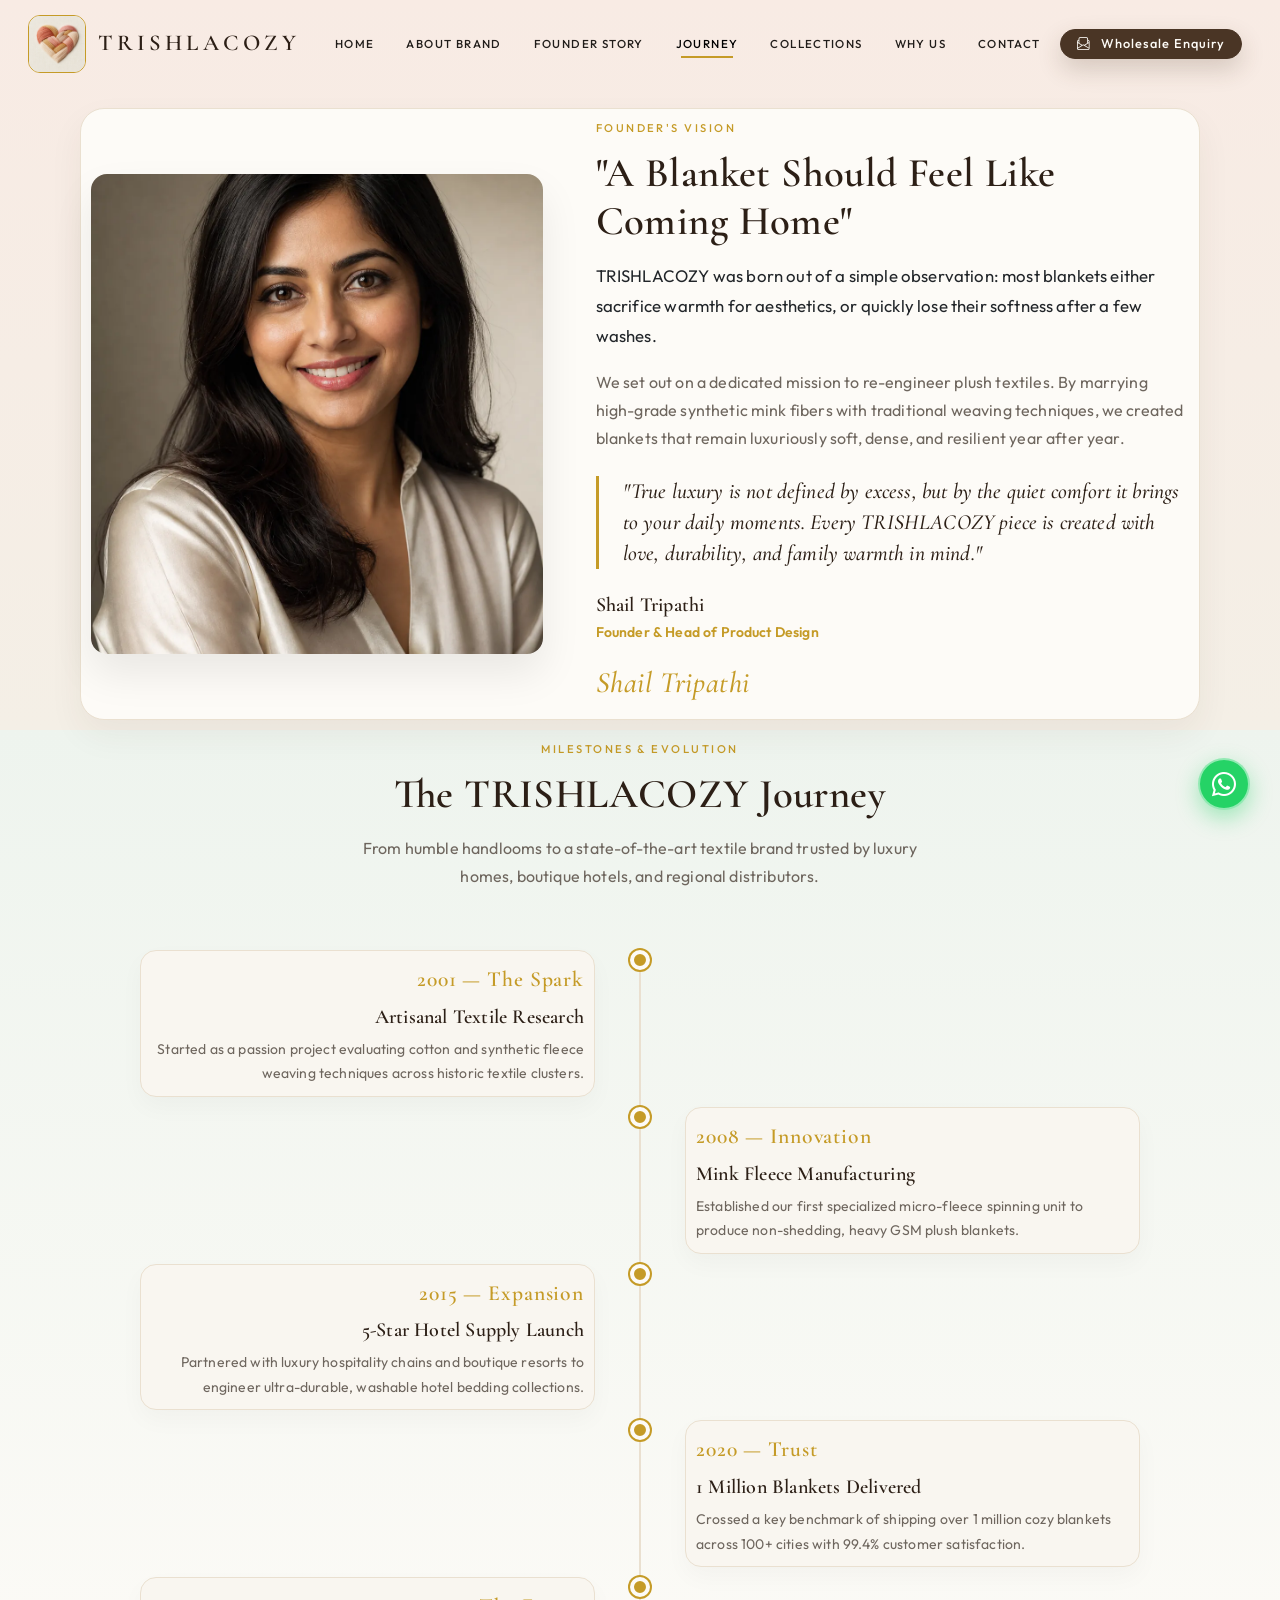
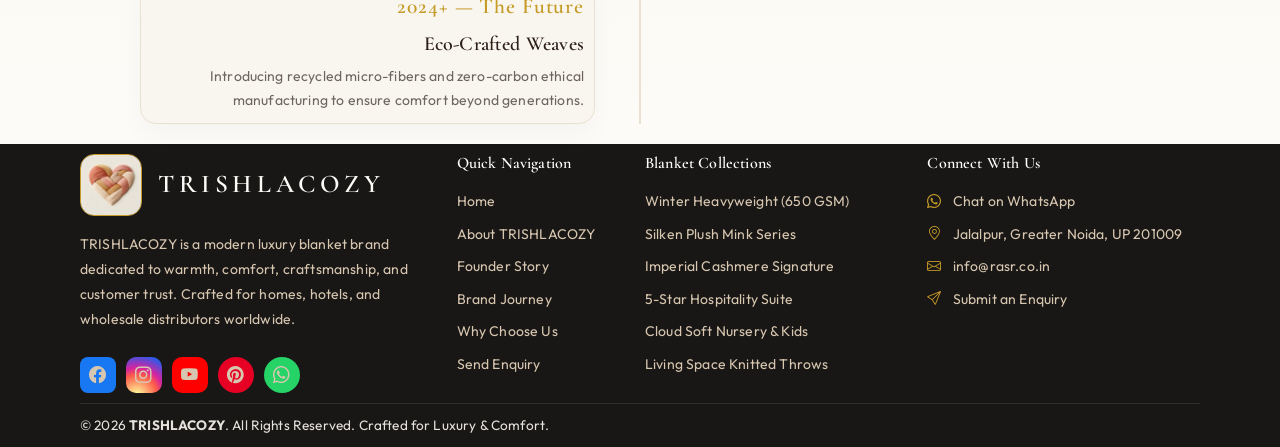
<file: journey.html>
<!DOCTYPE html>
<html lang="en">

<head>
  <meta charset="UTF-8">
  <meta name="viewport" content="width=device-width, initial-scale=1.0">
  <title>The TRISHLACOZY Journey</title>
  <meta name="description"
    content="The founder story and milestones of TRISHLACOZY, from artisanal textile research to luxury blankets for homes and hotels.">
  <link rel="preconnect" href="https://fonts.googleapis.com">
  <link rel="preconnect" href="https://fonts.gstatic.com" crossorigin>
  <link
    href="https://fonts.googleapis.com/css2?family=Cormorant+Garamond:ital,wght@0,400;0,500;0,600;0,700;1,400;1,500;1,600&family=Outfit:wght@300;400;500;600;700&display=swap"
    rel="stylesheet">
  <link href="https://cdn.jsdelivr.net/npm/bootstrap@5.3.3/dist/css/bootstrap.min.css" rel="stylesheet">
  <link href="https://cdn.jsdelivr.net/npm/bootstrap-icons@1.11.3/font/bootstrap-icons.min.css" rel="stylesheet">
  <link rel="stylesheet" href="style.css">
  <link rel="icon" type="image/webp" href="images/logo.webp">
</head>

<body class="journey-page">

  <div class="scroll-progress-container">
    <div class="scroll-progress-bar" id="progressBar"></div>
  </div>

  <div id="preloader">
    <img src="images/logo.webp" alt="TRISHLACOZY Logo" class="preloader-logo-img mb-3">
    <div class="preloader-brand">TRISHLACOZY</div>
    <div class="preloader-sub">Handcrafted Luxury Blankets</div>
    <div class="preloader-bar-bg">
      <div class="preloader-bar-fill"></div>
    </div>
  </div>

  <nav class="navbar navbar-expand-lg navbar-trishla">
    <div class="container">
      <a class="navbar-brand navbar-brand-logo" href="index.html">
        <img src="images/logo.webp" alt="TRISHLACOZY" class="brand-logo-img">
        <span class="logo-text">TRISHLACOZY</span>
      </a>

      <button class="navbar-toggler border-0 shadow-none" type="button" data-bs-toggle="collapse"
        data-bs-target="#navMenu" aria-controls="navMenu" aria-expanded="false" aria-label="Toggle navigation">
        <i class="bi bi-justify display-6 color-warm-brown"></i>
      </button>

      <div class="collapse navbar-collapse" id="navMenu">
        <ul class="navbar-nav mx-auto mb-2 mb-lg-0 gap-lg-2">
          <li class="nav-item">
            <a class="nav-link nav-link-custom" href="index.html#hero">Home</a>
          </li>
          <li class="nav-item">
            <a class="nav-link nav-link-custom" href="index.html#about">About Brand</a>
          </li>
          <li class="nav-item">
            <a class="nav-link nav-link-custom" href="journey.html#founder">Founder Story</a>
          </li>
          <li class="nav-item">
            <a class="nav-link nav-link-custom active" href="journey.html" aria-current="page">Journey</a>
          </li>
          <li class="nav-item">
            <a class="nav-link nav-link-custom" href="index.html#collections">Collections</a>
          </li>
          <li class="nav-item">
            <a class="nav-link nav-link-custom" href="index.html#why-choose">Why Us</a>
          </li>
          <li class="nav-item">
            <a class="nav-link nav-link-custom" href="index.html#contact">Contact</a>
          </li>
        </ul>

        <div class="d-flex align-items-center gap-2">
          <a href="index.html#contact" class="btn btn-luxury-primary py-1 px-3 fs-7">
            <i class="bi bi-envelope-paper"></i> Wholesale Enquiry
          </a>
        </div>
      </div>
    </div>
  </nav>

  <section id="founder" class="founder-section">
    <div class="container">
      <div class="founder-card reveal-up">
        <div class="row align-items-center g-2">

          <div class="col-lg-5">
            <div class="founder-portrait-frame">
              <img src="images/founder-shail.webp"
                alt="Shail Tripathi, Founder of TRISHLACOZY" loading="lazy">
            </div>
          </div>

          <div class="col-lg-7 ps-lg-5">
            <span class="section-tag">FOUNDER'S VISION</span>
            <h2 class="section-title">"A Blanket Should Feel Like Coming Home"</h2>

            <p class="lead text-dark">
              TRISHLACOZY was born out of a simple observation: most blankets either sacrifice warmth for aesthetics, or
              quickly lose their softness after a few washes.
            </p>

            <p>
              We set out on a dedicated mission to re-engineer plush textiles. By marrying high-grade synthetic mink
              fibers with traditional weaving techniques, we created blankets that remain luxuriously soft, dense, and
              resilient year after year.
            </p>

            <div class="quote-box">
              "True luxury is not defined by excess, but by the quiet comfort it brings to your daily moments. Every
              TRISHLACOZY piece is created with love, durability, and family warmth in mind."
            </div>

            <div>
              <h5 class="mb-0 font-serif">Shail Tripathi</h5>
              <small class="text-gold fw-semibold">Founder & Head of Product Design</small>
              <span class="founder-signature">Shail Tripathi</span>
            </div>
          </div>

        </div>
      </div>
    </div>
  </section>

  <section id="journey" class="journey-section">
    <div class="container text-center">
      <span class="section-tag">MILESTONES & EVOLUTION</span>
      <h2 class="section-title">The TRISHLACOZY Journey</h2>
      <p class="mx-auto" style="max-width: 600px;">
        From humble handlooms to a state-of-the-art textile brand trusted by luxury homes, boutique hotels, and regional
        distributors.
      </p>

      <div class="timeline-container">

        <div class="timeline-item reveal-up">
          <div class="timeline-dot"></div>
          <div class="timeline-card">
            <div class="timeline-year">2001 — The Spark</div>
            <h5 class="font-serif mb-2">Artisanal Textile Research</h5>
            <p class="small mb-0">Started as a passion project evaluating cotton and synthetic fleece weaving techniques
              across historic textile clusters.</p>
          </div>
        </div>

        <div class="timeline-item reveal-up">
          <div class="timeline-dot"></div>
          <div class="timeline-card">
            <div class="timeline-year">2008 — Innovation</div>
            <h5 class="font-serif mb-2">Mink Fleece Manufacturing</h5>
            <p class="small mb-0">Established our first specialized micro-fleece spinning unit to produce non-shedding,
              heavy GSM plush blankets.</p>
          </div>
        </div>

        <div class="timeline-item reveal-up">
          <div class="timeline-dot"></div>
          <div class="timeline-card">
            <div class="timeline-year">2015 — Expansion</div>
            <h5 class="font-serif mb-2">5-Star Hotel Supply Launch</h5>
            <p class="small mb-0">Partnered with luxury hospitality chains and boutique resorts to engineer
              ultra-durable, washable hotel bedding collections.</p>
          </div>
        </div>

        <div class="timeline-item reveal-up">
          <div class="timeline-dot"></div>
          <div class="timeline-card">
            <div class="timeline-year">2020 — Trust</div>
            <h5 class="font-serif mb-2">1 Million Blankets Delivered</h5>
            <p class="small mb-0">Crossed a key benchmark of shipping over 1 million cozy blankets across 100+ cities
              with 99.4% customer satisfaction.</p>
          </div>
        </div>

        <div class="timeline-item reveal-up">
          <div class="timeline-dot"></div>
          <div class="timeline-card">
            <div class="timeline-year">2024+ — The Future</div>
            <h5 class="font-serif mb-2">Eco-Crafted Weaves</h5>
            <p class="small mb-0">Introducing recycled micro-fibers and zero-carbon ethical manufacturing to ensure
              comfort beyond generations.</p>
          </div>
        </div>

      </div>
    </div>
  </section>

  <footer class="footer-trishla">
    <div class="container">
      <div class="row g-2">

        <div class="col-lg-4">
          <div class="d-flex align-items-center gap-3 mb-3">
            <img src="images/logo.webp" alt="TRISHLACOZY" class="footer-logo-img">
            <div class="footer-brand mb-0">TRISHLACOZY</div>
          </div>
          <p class="small text-sand mb-4" style="line-height: 1.8;">
            TRISHLACOZY is a modern luxury blanket brand dedicated to warmth, comfort, craftsmanship, and customer
            trust. Crafted for homes, hotels, and wholesale distributors worldwide.
          </p>
          <div class="social-links">
            <a href="https://www.facebook.com/trishlacozy" target="_blank" rel="noopener noreferrer" class="social-icon" aria-label="Facebook"><i class="bi bi-facebook"></i></a>
            <a href="https://www.instagram.com/trishlacozy" target="_blank" rel="noopener noreferrer" class="social-icon" aria-label="Instagram"><i class="bi bi-instagram"></i></a>
            <a href="https://www.youtube.com/@trishlacozy" target="_blank" rel="noopener noreferrer" class="social-icon" aria-label="YouTube"><i class="bi bi-youtube"></i></a>
            <a href="https://www.pinterest.com/trishlacozy" target="_blank" rel="noopener noreferrer" class="social-icon" aria-label="Pinterest"><i class="bi bi-pinterest"></i></a>
            <a href="https://wa.me/919717236445?text=Hello%20TRISHLACOZY,%20I%20am%20interested%20in%20your%20luxury%20blanket%20collections."
              target="_blank" rel="noopener noreferrer" class="social-icon" aria-label="WhatsApp"><i
                class="bi bi-whatsapp"></i></a>
          </div>
        </div>

        <div class="col-6 col-lg-2">
          <h6 class="text-white font-serif mb-3">Quick Navigation</h6>
          <ul class="list-unstyled small d-flex flex-column gap-2 mb-0">
            <li><a href="index.html#hero">Home</a></li>
            <li><a href="index.html#about">About TRISHLACOZY</a></li>
            <li><a href="journey.html#founder">Founder Story</a></li>
            <li><a href="journey.html">Brand Journey</a></li>
            <li><a href="index.html#why-choose">Why Choose Us</a></li>
            <li><a href="index.html#contact">Send Enquiry</a></li>
          </ul>
        </div>

        <div class="col-6 col-lg-3">
          <h6 class="text-white font-serif mb-3">Blanket Collections</h6>
          <ul class="list-unstyled small d-flex flex-column gap-2 mb-0">
            <li><a href="index.html#collections">Winter Heavyweight (650 GSM)</a></li>
            <li><a href="index.html#collections">Silken Plush Mink Series</a></li>
            <li><a href="index.html#collections">Imperial Cashmere Signature</a></li>
            <li><a href="index.html#collections">5-Star Hospitality Suite</a></li>
            <li><a href="index.html#collections">Cloud Soft Nursery & Kids</a></li>
            <li><a href="index.html#collections">Living Space Knitted Throws</a></li>
          </ul>
        </div>

        <div class="col-lg-3">
          <h6 class="text-white font-serif mb-3">Connect With Us</h6>
          <p class="small text-sand mb-2"><i class="bi bi-whatsapp me-2 text-gold"></i> <a
              href="https://wa.me/919717236445?text=Hello%20TRISHLACOZY,%20I%20am%20interested%20in%20your%20luxury%20blankets."
              target="_blank" rel="noopener noreferrer" class="text-sand">Chat on WhatsApp</a></p>
          <p class="small text-sand mb-2"><i class="bi bi-geo-alt me-2 text-gold"></i> Jalalpur, Greater Noida, UP 201009</p>
          <p class="small text-sand mb-2"><i class="bi bi-envelope me-2 text-gold"></i> info@rasr.co.in</p>
          <p class="small text-sand mb-3"><i class="bi bi-send me-2 text-gold"></i> <a href="index.html#contact"
              class="text-sand">Submit an Enquiry</a></p>
        </div>

      </div>

      <div class="footer-bottom d-flex flex-column flex-md-row justify-content-between align-items-center gap-3">
        <div>
          &copy; 2026 <strong>TRISHLACOZY</strong>. All Rights Reserved. Crafted for Luxury & Comfort.
        </div>
      </div>
    </div>
  </footer>

  <a href="https://wa.me/919717236445?text=Hello%20TRISHLACOZY,%20I%20am%20interested%20in%20your%20luxury%20blanket%20collections."
    target="_blank" rel="noopener noreferrer" class="whatsapp-float" aria-label="Chat on WhatsApp">
    <i class="bi bi-whatsapp"></i>
  </a>

  <a href="#" id="backToTopBtn" class="back-to-top" aria-label="Back to Top">
    <i class="bi bi-arrow-up"></i>
  </a>

  <script src="https://cdn.jsdelivr.net/npm/bootstrap@5.3.3/dist/js/bootstrap.bundle.min.js"></script>
  <script src="script.js"></script>
</body>

</html>
</file>
<file: style.css>
/* ==========================================================================
   TRISHLACOZY - LUXURY BLANKET BRAND WEBSITE
   Handcrafted Luxury Design System & Stylesheet
   ========================================================================== */

/* --------------------------------------------------------------------------
   1. DESIGN TOKENS & VARIABLES
   -------------------------------------------------------------------------- */
:root {
  /* Color Palette */
  --color-warm-white: #FDFBF7;
  --color-ivory: #F9F6F0;
  --color-cream: #F4EFE6;
  --color-beige: #EAE0D0;
  --color-sand: #D8C7B0;
  --color-warm-brown: #4A3525;
  --color-deep-brown: #2C1F16;
  --color-charcoal: #191716;
  --color-gold: #C59B27;
  --color-gold-light: #F4E5B8;
  --color-gold-hover: #D4AF37;
  --color-rose: #C45C6A;
  --color-sage: #5F8A66;
  --color-sky: #4F88A8;
  --color-terracotta: #C46A4A;
  --color-lilac: #7E6B9A;
  --color-soft-grey: #E5E2DC;
  --color-text-dark: #211D1A;
  --color-text-muted: #6E665E;
  --color-card-bg: rgba(255, 255, 255, 0.85);

  /* Glassmorphism */
  --glass-bg: rgba(253, 251, 247, 0.82);
  --glass-border: rgba(197, 155, 39, 0.2);
  --glass-shadow: 0 20px 40px rgba(0, 0, 0, 0.04);
  --glass-card-shadow: 0 15px 35px rgba(74, 53, 37, 0.06);

  /* Fonts */
  --font-heading: 'Cormorant Garamond', 'Times New Roman', serif;
  --font-heading-playfair: var(--font-heading);
  --font-heading-cormorant: var(--font-heading);
  --font-body: 'Outfit', system-ui, sans-serif;

  /* Transitions & Animation Duration */
  --transition-smooth: all 0.4s cubic-bezier(0.16, 1, 0.3, 1);
  --transition-fast: all 0.25s ease;
  --radius-sm: 8px;
  --radius-md: 16px;
  --radius-lg: 24px;
  --radius-full: 9999px;
}

/* --------------------------------------------------------------------------
   2. GLOBAL RESETS & TYPOGRAPHY
   -------------------------------------------------------------------------- */
*, *::before, *::after {
  box-sizing: border-box;
  margin: 0;
  padding: 0;
}

html {
  scroll-behavior: smooth;
  font-size: 16px;
}

body {
  font-family: var(--font-body);
  background-color: var(--color-warm-white);
  color: var(--color-text-dark);
  font-size: 16px;
  font-weight: 400;
  line-height: 1.75;
  letter-spacing: 0.01em;
  overflow-x: hidden;
  -webkit-font-smoothing: antialiased;
  -moz-osx-font-smoothing: grayscale;
  text-rendering: optimizeLegibility;
}

.container,
.container-fluid {
  padding-left: 10px;
  padding-right: 10px;
}
.row {
  --bs-gutter-x: 10px;
  --bs-gutter-y: 10px;
}

/* Selection Color */
::selection {
  background-color: var(--color-gold);
  color: var(--color-warm-white);
}

/* Custom Scrollbar */
::-webkit-scrollbar {
  width: 10px;
}
::-webkit-scrollbar-track {
  background: var(--color-ivory);
}
::-webkit-scrollbar-thumb {
  background: var(--color-sand);
  border-radius: 5px;
  border: 2px solid var(--color-ivory);
}
::-webkit-scrollbar-thumb:hover {
  background: var(--color-gold);
}

/* Headings */
h1, h2, h3, h4, h5, h6, .font-serif {
  font-family: var(--font-heading);
  color: var(--color-deep-brown);
  font-weight: 600;
  letter-spacing: 0.01em;
  line-height: 1.2;
  font-feature-settings: "kern" 1, "liga" 1;
}

p {
  color: var(--color-text-muted);
  font-weight: 400;
  line-height: 1.75;
}

.lead {
  font-family: var(--font-body);
  font-size: 1.05rem;
  font-weight: 400;
  line-height: 1.8;
  color: var(--color-text-dark);
  letter-spacing: 0.01em;
}

a {
  text-decoration: none;
  color: inherit;
  transition: var(--transition-fast);
}

img {
  max-width: 100%;
  height: auto;
  display: block;
}

/* Utility Badges & Buttons */
.badge-gold {
  background: linear-gradient(135deg, rgba(197, 155, 39, 0.15), rgba(244, 229, 184, 0.3));
  border: 1px solid var(--color-gold);
  color: var(--color-warm-brown);
  font-family: var(--font-body);
  font-weight: 500;
  font-size: 0.68rem;
  letter-spacing: 0.16em;
  text-transform: uppercase;
  padding: 6px 16px;
  border-radius: var(--radius-full);
  display: inline-flex;
  align-items: center;
  gap: 6px;
}

.btn-luxury-primary {
  background-color: var(--color-warm-brown);
  color: var(--color-warm-white);
  font-family: var(--font-body);
  font-weight: 500;
  font-size: 0.82rem;
  letter-spacing: 0.08em;
  padding: 14px 32px;
  border-radius: var(--radius-full);
  border: 1px solid var(--color-warm-brown);
  position: relative;
  overflow: hidden;
  z-index: 1;
  display: inline-flex;
  align-items: center;
  gap: 10px;
  box-shadow: 0 10px 25px rgba(74, 53, 37, 0.2);
  transition: var(--transition-smooth);
}
.btn-luxury-primary::before {
  content: '';
  position: absolute;
  top: 0;
  left: 0;
  width: 0%;
  height: 100%;
  background-color: var(--color-gold);
  z-index: -1;
  transition: var(--transition-smooth);
  border-radius: var(--radius-full);
}
.btn-luxury-primary:hover {
  color: var(--color-deep-brown);
  border-color: var(--color-gold);
  box-shadow: 0 14px 30px rgba(197, 155, 39, 0.35);
  transform: translateY(-2px);
}
.btn-luxury-primary:hover::before {
  width: 100%;
}

.btn-luxury-outline {
  background: transparent;
  color: var(--color-deep-brown);
  font-family: var(--font-body);
  font-weight: 500;
  font-size: 0.82rem;
  letter-spacing: 0.08em;
  padding: 14px 32px;
  border-radius: var(--radius-full);
  border: 1.5px solid var(--color-gold);
  display: inline-flex;
  align-items: center;
  gap: 10px;
  transition: var(--transition-smooth);
}
.btn-luxury-outline:hover {
  background-color: var(--color-cream);
  color: var(--color-warm-brown);
  border-color: var(--color-warm-brown);
  transform: translateY(-2px);
  box-shadow: 0 10px 20px rgba(0, 0, 0, 0.05);
}

.fs-7 {
  font-size: 0.8rem !important;
}

.section-tag {
  font-family: var(--font-body);
  font-size: 0.7rem;
  letter-spacing: 0.22em;
  text-transform: uppercase;
  color: var(--color-gold);
  font-weight: 500;
  margin-bottom: 10px;
  display: block;
}

.section-title {
  font-family: var(--font-heading);
  font-size: 2.55rem;
  font-weight: 600;
  line-height: 1.18;
  letter-spacing: 0.01em;
  margin-bottom: 16px;
}
@media (max-width: 768px) {
  .section-title {
    font-size: 1.85rem;
  }
}

/* --------------------------------------------------------------------------
   3. PRELOADER & SCROLL PROGRESS BAR
   -------------------------------------------------------------------------- */
#preloader {
  position: fixed;
  inset: 0;
  background-color: var(--color-warm-white);
  z-index: 99999;
  display: flex;
  flex-direction: column;
  align-items: center;
  justify-content: center;
  transition: opacity 0.8s ease, visibility 0.8s ease;
}
#preloader.fade-out {
  opacity: 0;
  visibility: hidden;
}

.preloader-brand {
  font-family: var(--font-heading);
  font-size: 2.1rem;
  letter-spacing: 0.28em;
  text-transform: uppercase;
  color: var(--color-deep-brown);
  margin-bottom: 12px;
  font-weight: 600;
}
.preloader-sub {
  font-family: var(--font-body);
  font-size: 0.72rem;
  letter-spacing: 0.28em;
  text-transform: uppercase;
  color: var(--color-gold);
  margin-bottom: 30px;
  font-weight: 500;
}
.preloader-bar-bg {
  width: 180px;
  height: 2px;
  background-color: var(--color-beige);
  position: relative;
  overflow: hidden;
  border-radius: 2px;
}
.preloader-bar-fill {
  width: 0%;
  height: 100%;
  background-color: var(--color-gold);
  animation: preloaderFill 2s cubic-bezier(0.65, 0, 0.35, 1) forwards;
}

@keyframes preloaderFill {
  0% { width: 0%; }
  100% { width: 100%; }
}

/* Scroll Progress Line */
.scroll-progress-container {
  position: fixed;
  top: 0;
  left: 0;
  width: 100%;
  height: 3px;
  z-index: 10000;
  background: transparent;
}
.scroll-progress-bar {
  height: 100%;
  background: linear-gradient(90deg, var(--color-gold), var(--color-warm-brown));
  width: 0%;
  transition: width 0.1s linear;
}

/* --------------------------------------------------------------------------
   4. NAVIGATION BAR
   -------------------------------------------------------------------------- */
.navbar-trishla {
  position: fixed;
  top: 0;
  left: 0;
  right: 0;
  z-index: 9999;
  padding: 10px 0;
  transition: var(--transition-smooth);
}
.navbar-trishla.scrolled {
  padding: 8px 0;
  background: var(--glass-bg);
  backdrop-filter: blur(16px);
  -webkit-backdrop-filter: blur(16px);
  border-bottom: 1px solid var(--glass-border);
  box-shadow: var(--glass-shadow);
}

.navbar-brand-logo {
  display: flex;
  align-items: center;
  gap: 12px;
}
.navbar-trishla > .container {
  margin-left: 16px;
  margin-right: auto;
  max-width: none;
  width: calc(100% - 32px);
  padding-left: 0;
}
@media (min-width: 992px) {
  .navbar-trishla > .container {
    margin-left: 28px;
    width: calc(100% - 56px);
  }
}
.brand-logo-img {
  width: 58px;
  height: 58px;
  border-radius: 12px;
  object-fit: cover;
  border: 1px solid var(--color-gold);
}
.footer-logo-img {
  width: 62px;
  height: 62px;
  border-radius: 14px;
  object-fit: cover;
  border: 1px solid var(--color-gold);
}

.preloader-logo-img {
  width: 96px;
  height: 96px;
  border-radius: 18px;
  object-fit: cover;
  border: 2px solid var(--color-gold);
}

.country-code-select {
  max-width: 110px;
  flex-shrink: 0;
  border-right: 0 !important;
  border-radius: var(--radius-sm) 0 0 var(--radius-sm) !important;
  font-size: 0.88rem;
  padding: 10px 8px;
}
.country-code-select + .form-control-luxury {
  border-radius: 0 var(--radius-sm) var(--radius-sm) 0 !important;
}
.logo-text {
  font-family: var(--font-heading);
  font-weight: 600;
  font-size: 1.42rem;
  letter-spacing: 0.18em;
  text-transform: uppercase;
  color: var(--color-deep-brown);
}

.nav-link-custom {
  font-family: var(--font-body);
  font-size: 0.72rem;
  font-weight: 500;
  color: var(--color-text-dark);
  letter-spacing: 0.12em;
  text-transform: uppercase;
  padding: 6px 12px !important;
  position: relative;
}
.nav-link-custom::after {
  content: '';
  position: absolute;
  bottom: 2px;
  left: 50%;
  width: 0;
  height: 2px;
  background-color: var(--color-gold);
  transition: var(--transition-smooth);
  transform: translateX(-50%);
}
.nav-link-custom:hover::after,
.nav-link-custom.active::after {
  width: 60%;
}
.nav-link-custom:hover {
  color: var(--color-warm-brown);
}

/* --------------------------------------------------------------------------
   5. HERO SECTION
   -------------------------------------------------------------------------- */
.hero-section {
  min-height: 100vh;
  position: relative;
  display: flex;
  align-items: center;
  padding: 10px;
  padding-top: 80px;
  background-color: var(--color-ivory);
  overflow: hidden;
}

.hero-bg-overlay {
  position: absolute;
  inset: 0;
  background-image: radial-gradient(circle at 80% 20%, rgba(244, 229, 184, 0.35) 0%, transparent 60%),
                    radial-gradient(circle at 10% 80%, rgba(216, 199, 176, 0.3) 0%, transparent 50%);
  pointer-events: none;
}

.hero-img-wrapper {
  position: relative;
  border-radius: var(--radius-lg);
  overflow: hidden;
  box-shadow: 0 30px 60px rgba(44, 31, 22, 0.12);
  border: 1px solid rgba(197, 155, 39, 0.3);
}
.hero-img-wrapper img {
  width: 100%;
  height: 540px;
  object-fit: cover;
  transition: transform 1.2s cubic-bezier(0.16, 1, 0.3, 1);
}
.hero-img-wrapper:hover img {
  transform: scale(1.04);
}

.hero-badge-float {
  position: absolute;
  bottom: -20px;
  left: -20px;
  background: var(--glass-bg);
  backdrop-filter: blur(14px);
  -webkit-backdrop-filter: blur(14px);
  border: 1px solid var(--glass-border);
  padding: 16px 24px;
  border-radius: var(--radius-md);
  box-shadow: var(--glass-card-shadow);
  display: flex;
  align-items: center;
  gap: 14px;
  z-index: 2;
  animation: floatBounce 4s ease-in-out infinite alternate;
}
@keyframes floatBounce {
  0% { transform: translateY(0); }
  100% { transform: translateY(-10px); }
}

.hero-headline {
  font-family: var(--font-heading);
  font-size: 3.5rem;
  font-weight: 600;
  line-height: 1.08;
  letter-spacing: 0.01em;
  margin-top: 15px;
  margin-bottom: 22px;
  color: var(--color-deep-brown);
}
.hero-headline span {
  font-style: italic;
  font-weight: 500;
  font-family: var(--font-heading);
  color: var(--color-gold);
}
.hero-section p.fs-5 {
  font-size: 1.05rem !important;
  line-height: 1.8;
  letter-spacing: 0.01em;
}
@media (max-width: 992px) {
  .hero-headline {
    font-size: 2.8rem;
  }
}
@media (max-width: 576px) {
  .hero-headline {
    font-size: 2.2rem;
  }
  .hero-badge-float {
    left: 10px;
    bottom: 10px;
  }
}

/* --------------------------------------------------------------------------
   6. ABOUT SECTION
   -------------------------------------------------------------------------- */
.about-section {
  padding: 10px;
  background-color: var(--color-warm-white);
  position: relative;
}

.about-img-stack {
  position: relative;
  padding-bottom: 10px;
}
.about-img-main {
  border-radius: var(--radius-lg);
  box-shadow: 0 25px 50px rgba(0,0,0,0.08);
  width: 88%;
  height: 480px;
  object-fit: cover;
}
.about-img-secondary {
  position: absolute;
  bottom: 0;
  right: 0;
  width: 55%;
  height: 280px;
  object-fit: cover;
  border-radius: var(--radius-md);
  border: 6px solid var(--color-warm-white);
  box-shadow: 0 20px 40px rgba(0,0,0,0.1);
}

.stats-card-grid {
  margin-top: 10px;
  background: var(--color-ivory);
  border-radius: var(--radius-lg);
  padding: 10px;
  border: 1px solid var(--color-beige);
}

.stat-item {
  text-align: center;
}
.stat-number {
  font-family: var(--font-heading);
  font-size: 2.75rem;
  font-weight: 600;
  color: var(--color-warm-brown);
  line-height: 1;
  margin-bottom: 6px;
  letter-spacing: 0.02em;
}
.stat-label {
  font-family: var(--font-body);
  font-size: 0.68rem;
  font-weight: 500;
  text-transform: uppercase;
  letter-spacing: 0.14em;
  color: var(--color-text-muted);
}

/* --------------------------------------------------------------------------
   7. FOUNDER STORY SECTION
   -------------------------------------------------------------------------- */
.founder-section {
  padding: 10px;
  background-color: var(--color-cream);
  position: relative;
}
.journey-page .founder-section {
  padding-top: 108px;
}
#founder,
#journey {
  scroll-margin-top: 96px;
}

.founder-card {
  background: var(--color-warm-white);
  border-radius: var(--radius-lg);
  padding: 10px;
  box-shadow: var(--glass-card-shadow);
  border: 1px solid var(--color-beige);
}
@media (max-width: 768px) {
  .founder-card {
    padding: 10px;
  }
}

.founder-portrait-frame {
  position: relative;
  border-radius: var(--radius-md);
  overflow: hidden;
  box-shadow: 0 20px 40px rgba(0,0,0,0.08);
}
.founder-portrait-frame img {
  width: 100%;
  height: 480px;
  object-fit: cover;
}

.quote-box {
  position: relative;
  padding-left: 24px;
  border-left: 3px solid var(--color-gold);
  margin: 24px 0;
  font-style: italic;
  font-family: var(--font-heading);
  font-size: 1.35rem;
  font-weight: 500;
  line-height: 1.45;
  color: var(--color-deep-brown);
}

.founder-signature {
  font-family: var(--font-heading);
  font-style: italic;
  font-weight: 500;
  font-size: 1.85rem;
  color: var(--color-gold);
  margin-top: 12px;
  display: block;
  letter-spacing: 0.02em;
}

/* --------------------------------------------------------------------------
   8. BRAND JOURNEY (TIMELINE)
   -------------------------------------------------------------------------- */
.journey-section {
  padding: 10px;
  background-color: var(--color-warm-white);
}

.timeline-container {
  position: relative;
  max-width: 1000px;
  margin: 60px auto 0;
}
.timeline-container::before {
  content: '';
  position: absolute;
  top: 0;
  bottom: 0;
  left: 50%;
  width: 2px;
  background: var(--color-beige);
  transform: translateX(-50%);
}
@media (max-width: 768px) {
  .timeline-container::before {
    left: 20px;
  }
}

.timeline-item {
  position: relative;
  margin-bottom: 10px;
  width: 50%;
}
.timeline-item:nth-child(odd) {
  left: 0;
  padding-right: 45px;
  text-align: right;
}
.timeline-item:nth-child(even) {
  left: 50%;
  padding-left: 45px;
  text-align: left;
}

@media (max-width: 768px) {
  .timeline-item {
    width: 100% !important;
    left: 0 !important;
    padding-left: 55px !important;
    padding-right: 0 !important;
    text-align: left !important;
  }
}

.timeline-dot {
  position: absolute;
  top: 0;
  width: 20px;
  height: 20px;
  border-radius: 50%;
  background: var(--color-gold);
  border: 4px solid var(--color-warm-white);
  box-shadow: 0 0 0 2px var(--color-gold);
  z-index: 3;
}
.timeline-item:nth-child(odd) .timeline-dot {
  right: -10px;
}
.timeline-item:nth-child(even) .timeline-dot {
  left: -10px;
}
@media (max-width: 768px) {
  .timeline-dot {
    left: 10px !important;
  }
}

.timeline-card {
  background: var(--color-ivory);
  padding: 10px;
  border-radius: var(--radius-md);
  border: 1px solid var(--color-beige);
  box-shadow: 0 10px 25px rgba(0,0,0,0.03);
  transition: var(--transition-smooth);
}
.timeline-card:hover {
  transform: translateY(-5px);
  border-color: var(--color-gold);
  box-shadow: 0 15px 35px rgba(197, 155, 39, 0.15);
}

.timeline-year {
  font-family: var(--font-heading);
  font-size: 1.35rem;
  font-weight: 600;
  color: var(--color-gold);
  margin-bottom: 6px;
  letter-spacing: 0.04em;
}

/* --------------------------------------------------------------------------
   9. BLANKET COLLECTIONS
   -------------------------------------------------------------------------- */
.collections-section {
  padding: 10px;
  background-color: var(--color-ivory);
}

.filter-nav {
  display: flex;
  justify-content: center;
  gap: 10px;
  flex-wrap: wrap;
  margin-bottom: 10px;
}
.filter-btn {
  background: #fff;
  border: 1px solid var(--color-beige);
  color: var(--color-text-dark);
  font-family: var(--font-body);
  padding: 8px 18px;
  border-radius: var(--radius-full);
  font-size: 0.75rem;
  font-weight: 500;
  letter-spacing: 0.06em;
  transition: var(--transition-smooth);
  cursor: pointer;
}
.filter-btn:nth-child(2) { border-color: #E8C4B4; color: var(--color-terracotta); }
.filter-btn:nth-child(3) { border-color: #E8D48A; color: #9A7A12; }
.filter-btn:nth-child(4) { border-color: #D4C4E4; color: var(--color-lilac); }
.filter-btn:nth-child(5) { border-color: #B7D4E4; color: var(--color-sky); }
.filter-btn:nth-child(6) { border-color: #E8B8C0; color: var(--color-rose); }
.filter-btn:nth-child(7) { border-color: #C4DCC8; color: var(--color-sage); }
.filter-btn:hover,
.filter-btn.active {
  background: var(--color-warm-brown);
  color: var(--color-warm-white);
  border-color: var(--color-warm-brown);
}

.collection-card {
  background: var(--color-warm-white);
  border-radius: var(--radius-md);
  overflow: hidden;
  border: 1px solid var(--color-beige);
  box-shadow: 0 10px 30px rgba(0,0,0,0.04);
  transition: var(--transition-smooth);
  height: 100%;
  display: flex;
  flex-direction: column;
}
.collection-card:hover {
  transform: translateY(-4px);
  box-shadow: 0 12px 28px rgba(74, 53, 37, 0.12);
  border-color: var(--color-gold);
}

.collection-img-box {
  position: relative;
  height: 168px;
  overflow: hidden;
}
.collection-img-box img {
  width: 100%;
  height: 100%;
  object-fit: cover;
  transition: transform 0.8s cubic-bezier(0.16, 1, 0.3, 1);
}
.collection-card:hover .collection-img-box img {
  transform: scale(1.08);
}

.collection-overlay {
  position: absolute;
  inset: 0;
  background: linear-gradient(to top, rgba(25, 23, 22, 0.85), transparent 70%);
  opacity: 0;
  transition: opacity 0.4s ease;
  display: flex;
  align-items: flex-end;
  padding: 8px;
}
.collection-card .badge-gold {
  font-size: 0.62rem;
  padding: 3px 8px;
  margin-bottom: 4px !important;
}
.collection-overlay .btn {
  font-size: 0.72rem;
  padding: 6px 8px !important;
}
.collection-card:hover .collection-overlay {
  opacity: 1;
}

.collection-body {
  padding: 8px;
  flex-grow: 1;
  display: flex;
  flex-direction: column;
  justify-content: space-between;
}

.collection-title {
  font-family: var(--font-heading);
  font-size: 1.02rem;
  font-weight: 600;
  letter-spacing: 0.02em;
  margin-bottom: 4px;
}
.collection-desc {
  font-size: 0.75rem;
  line-height: 1.4;
  margin-bottom: 8px;
}

.spec-list {
  list-style: none;
  font-size: 0.68rem;
  letter-spacing: 0.02em;
  color: var(--color-text-muted);
  margin-bottom: 0;
}
.spec-list li {
  display: flex;
  align-items: center;
  gap: 8px;
  margin-bottom: 4px;
}
.spec-list i {
  color: var(--color-gold);
}

/* --------------------------------------------------------------------------
   10. WHY CHOOSE TRISHLACOZY
   -------------------------------------------------------------------------- */
.why-section {
  padding: 10px;
  background-color: var(--color-warm-white);
}

.feature-card {
  background: var(--color-ivory);
  padding: 10px;
  border-radius: var(--radius-md);
  border: 1px solid var(--color-beige);
  transition: var(--transition-smooth);
  height: 100%;
  position: relative;
  overflow: hidden;
}
.feature-card::before {
  content: '';
  position: absolute;
  top: 0;
  left: 0;
  width: 4px;
  height: 0%;
  background: var(--color-gold);
  transition: var(--transition-smooth);
}
.feature-card:hover {
  transform: translateY(-5px);
  background: var(--color-warm-white);
  border-color: var(--color-gold);
  box-shadow: 0 15px 35px rgba(0,0,0,0.06);
}
.feature-card:hover::before {
  height: 100%;
}

.feature-icon-box {
  width: 60px;
  height: 60px;
  border-radius: 50%;
  background: linear-gradient(135deg, rgba(197, 155, 39, 0.12), rgba(244, 229, 184, 0.25));
  border: 1px solid var(--color-gold);
  display: flex;
  align-items: center;
  justify-content: center;
  font-size: 1.5rem;
  color: var(--color-warm-brown);
  margin-bottom: 20px;
}

/* --------------------------------------------------------------------------
   11. CUSTOMER EXPERIENCE & TRUST
   -------------------------------------------------------------------------- */
.testimonial-section {
  padding: 10px;
  background-color: var(--color-cream);
}

.testimonial-card {
  background: var(--color-warm-white);
  padding: 10px;
  border-radius: var(--radius-lg);
  border: 1px solid var(--color-beige);
  box-shadow: 0 15px 35px rgba(0,0,0,0.04);
  height: 100%;
  display: flex;
  flex-direction: column;
  justify-content: space-between;
}

.rating-stars {
  color: var(--color-gold);
  font-size: 0.9rem;
  margin-bottom: 15px;
}

.user-info {
  display: flex;
  align-items: center;
  gap: 15px;
  margin-top: 25px;
}
.user-avatar {
  width: 48px;
  height: 48px;
  border-radius: 50%;
  object-fit: cover;
  border: 2px solid var(--color-gold);
}
.user-name {
  font-family: var(--font-heading);
  font-weight: 600;
  font-size: 1rem;
  letter-spacing: 0.02em;
  color: var(--color-deep-brown);
}
.user-role {
  font-family: var(--font-body);
  font-size: 0.72rem;
  letter-spacing: 0.04em;
  color: var(--color-text-muted);
}

.trust-badges-bar {
  margin-top: 60px;
  padding: 30px;
  background: var(--color-warm-white);
  border-radius: var(--radius-md);
  border: 1px dashed var(--color-gold);
  display: flex;
  justify-content: space-around;
  align-items: center;
  flex-wrap: wrap;
  gap: 20px;
}
.trust-badge-item {
  display: flex;
  align-items: center;
  gap: 10px;
  font-size: 0.85rem;
  font-weight: 600;
  color: var(--color-warm-brown);
}
.trust-badge-item i {
  font-size: 1.4rem;
  color: var(--color-gold);
}

/* --------------------------------------------------------------------------
   12. CONTACT & GOOGLE SHEETS INTEGRATION
   -------------------------------------------------------------------------- */
.contact-section {
  padding: 8px;
  background-color: var(--color-warm-white);
  position: relative;
}

.contact-section .section-title {
  font-size: 1.7rem;
  margin-bottom: 6px;
}

.contact-card {
  background: var(--color-ivory);
  border-radius: var(--radius-lg);
  padding: 8px;
  border: 1px solid var(--color-beige);
  box-shadow: var(--glass-card-shadow);
}
@media (max-width: 768px) {
  .contact-card {
    padding: 8px;
  }
}

.form-control-luxury {
  background-color: var(--color-warm-white);
  border: 1px solid var(--color-beige);
  border-radius: var(--radius-sm);
  padding: 8px 12px;
  font-family: var(--font-body);
  font-size: 0.82rem;
  letter-spacing: 0.01em;
  color: var(--color-text-dark);
  transition: var(--transition-smooth);
}
.form-control-luxury:focus {
  background-color: #FFFFFF;
  border-color: var(--color-gold);
  box-shadow: 0 0 0 4px rgba(197, 155, 39, 0.15);
  outline: none;
}

.form-label {
  font-family: var(--font-body);
  font-size: 0.72rem;
  font-weight: 500;
  letter-spacing: 0.08em;
  text-transform: uppercase;
  color: var(--color-warm-brown);
}

.contact-info-box {
  display: flex;
  align-items: flex-start;
  gap: 10px;
  margin-bottom: 8px;
}
.contact-icon-wrap {
  width: 32px;
  height: 32px;
  border-radius: 50%;
  background: var(--color-cream);
  border: 1px solid var(--color-sand);
  display: flex;
  align-items: center;
  justify-content: center;
  color: var(--color-warm-brown);
  font-size: 0.9rem;
  flex-shrink: 0;
}

/* Response Toast Modal */
.modal-content-luxury {
  background-color: var(--color-warm-white);
  border-radius: var(--radius-lg);
  border: 1px solid var(--color-gold);
  padding: 30px;
  text-align: center;
}
#collectionModal {
  z-index: 10050;
}
#responseModal {
  z-index: 10070;
}
.modal-backdrop {
  z-index: 10040;
}
.collection-modal-dialog {
  max-width: 620px;
  width: calc(100% - 2rem);
  margin: 5.75rem auto 1rem;
  min-height: 0;
  display: flex;
  align-items: flex-start;
}
.collection-modal {
  position: relative;
  padding: 44px 16px 14px;
  text-align: start;
  max-height: calc(100vh - 6rem);
  overflow: auto;
}
.collection-modal-close {
  position: absolute;
  top: 8px;
  right: 8px;
  z-index: 2;
  width: 36px;
  height: 36px;
  border: 0;
  border-radius: 50%;
  background: var(--color-warm-brown);
  color: var(--color-warm-white);
  display: flex;
  align-items: center;
  justify-content: center;
  font-size: 1rem;
  line-height: 1;
  cursor: pointer;
  box-shadow: 0 2px 8px rgba(44, 31, 22, 0.28);
}
.collection-modal-close:hover {
  background: var(--color-deep-brown);
  color: #fff;
}
.collection-modal-body {
  padding: 0 !important;
}
.collection-modal #modalProductImg {
  width: 100%;
  height: 168px;
  object-fit: cover;
}
.collection-modal #modalProductTitle {
  font-size: 1.55rem;
  line-height: 1.15;
}
.collection-modal .list-group-item {
  gap: 12px;
}
@media (max-width: 576px) {
  .collection-modal {
    padding: 46px 14px 14px;
  }
  .collection-modal #modalProductImg {
    height: 140px;
  }
}

/* --------------------------------------------------------------------------
   13. FOOTER
   -------------------------------------------------------------------------- */
.footer-trishla {
  background-color: var(--color-charcoal);
  color: var(--color-soft-grey);
  padding-top: 10px;
  padding-bottom: 10px;
}
.footer-trishla a {
  color: var(--color-sand);
}
.footer-trishla a:hover {
  color: var(--color-gold-light);
}

.footer-brand {
  font-family: var(--font-heading);
  font-size: 1.6rem;
  font-weight: 600;
  letter-spacing: 0.18em;
  text-transform: uppercase;
  color: var(--color-warm-white);
  margin-bottom: 15px;
}

.social-links {
  display: flex;
  flex-wrap: wrap;
  gap: 10px;
}
.social-icon {
  width: 36px;
  height: 36px;
  border: 0;
  display: flex;
  align-items: center;
  justify-content: center;
  color: #fff;
  font-size: 1.05rem;
  text-decoration: none;
  transition: transform 0.25s ease, filter 0.25s ease;
}
.social-icon:hover {
  color: #fff;
  transform: translateY(-3px) scale(1.08);
  filter: brightness(1.08);
}
.social-icon[aria-label="Facebook"] {
  background: #1877F2;
  border-radius: 8px;
}
.social-icon[aria-label="Instagram"] {
  background: radial-gradient(circle at 30% 107%, #fdf497 0%, #fdf497 5%, #fd5949 45%, #d6249f 60%, #285AEB 90%);
  border-radius: 10px;
}
.social-icon[aria-label="YouTube"] {
  background: #FF0000;
  border-radius: 10px;
}
.social-icon[aria-label="Pinterest"] {
  background: #E60023;
  border-radius: 50%;
}
.social-icon[aria-label="WhatsApp"] {
  background: #25D366;
  border-radius: 50%;
}

.footer-bottom {
  border-top: 1px solid rgba(255, 255, 255, 0.1);
  margin-top: 10px;
  padding-top: 10px;
  font-size: 0.85rem;
}

/* Back to Top Button */
.back-to-top {
  position: fixed;
  bottom: 30px;
  right: 30px;
  width: 46px;
  height: 46px;
  border-radius: 50%;
  background: var(--color-warm-brown);
  color: var(--color-gold-light);
  border: 1px solid var(--color-gold);
  display: flex;
  align-items: center;
  justify-content: center;
  font-size: 1.2rem;
  z-index: 999;
  opacity: 0;
  visibility: hidden;
  transition: var(--transition-smooth);
  box-shadow: 0 10px 25px rgba(0,0,0,0.2);
}
.back-to-top.visible {
  opacity: 1;
  visibility: visible;
}
.back-to-top:hover {
  background: var(--color-gold);
  color: var(--color-deep-brown);
  transform: translateY(-4px);
}

.whatsapp-float {
  position: fixed;
  bottom: 90px;
  right: 30px;
  width: 52px;
  height: 52px;
  background-color: #25D366;
  color: #FFFFFF;
  border-radius: 50%;
  display: flex;
  align-items: center;
  justify-content: center;
  z-index: 9999;
  box-shadow: 0 8px 22px rgba(37, 211, 102, 0.4);
  font-size: 1.5rem;
  transition: var(--transition-smooth);
  border: 2px solid rgba(255, 255, 255, 0.5);
}
.whatsapp-float:hover {
  background-color: #1EBE57;
  color: #FFFFFF;
  transform: translateY(-4px) scale(1.08);
  box-shadow: 0 14px 30px rgba(37, 211, 102, 0.55);
}

/* --------------------------------------------------------------------------
   14. ANIMATIONS & INTERSECTION OBSERVER
   -------------------------------------------------------------------------- */
.reveal-up {
  opacity: 0;
  transform: translateY(40px);
  transition: opacity 0.8s cubic-bezier(0.16, 1, 0.3, 1), transform 0.8s cubic-bezier(0.16, 1, 0.3, 1);
}
.reveal-up.active {
  opacity: 1;
  transform: translateY(0);
}

.reveal-left {
  opacity: 0;
  transform: translateX(-40px);
  transition: opacity 0.8s cubic-bezier(0.16, 1, 0.3, 1), transform 0.8s cubic-bezier(0.16, 1, 0.3, 1);
}
.reveal-left.active {
  opacity: 1;
  transform: translateX(0);
}

.reveal-right {
  opacity: 0;
  transform: translateX(40px);
  transition: opacity 0.8s cubic-bezier(0.16, 1, 0.3, 1), transform 0.8s cubic-bezier(0.16, 1, 0.3, 1);
}
.reveal-right.active {
  opacity: 1;
  transform: translateX(0);
}

.text-gold { color: var(--color-gold) !important; }
.bg-ivory { background-color: var(--color-ivory) !important; }
.text-sand { color: var(--color-sand) !important; }
.italic { font-style: italic; }
.color-warm-brown { color: var(--color-warm-brown); }

.hero-carousel .carousel-item img {
  width: 100%;
  height: 540px;
  object-fit: cover;
  border-radius: var(--radius-lg);
}
.hero-carousel .carousel-indicators {
  margin-bottom: 12px;
}
.hero-carousel .carousel-indicators [data-bs-target] {
  background-color: var(--color-gold);
}

.collection-marquee {
  overflow: hidden;
  width: 100vw;
  margin: 12px 0 4px;
  margin-left: calc(50% - 50vw);
}
.collection-marquee-track {
  display: flex;
  flex-wrap: nowrap;
  width: max-content;
  will-change: transform;
  animation: collection-marquee var(--marquee-duration, 40s) linear infinite;
}
.collection-marquee-group {
  display: flex;
  gap: 12px;
  padding-right: 12px;
}
.collection-marquee .collection-item {
  width: 270px;
  flex: 0 0 270px;
}
.collection-marquee-empty {
  width: 100%;
  text-align: center;
  padding: 24px 0;
  margin: 0;
}
@keyframes collection-marquee {
  from { transform: translateX(0); }
  to { transform: translateX(-50%); }
}
.collection-marquee:hover .collection-marquee-track,
.collection-marquee:focus-within .collection-marquee-track {
  animation-play-state: paused;
}
.collection-marquee .collection-img-box {
  cursor: pointer;
}
@media (max-width: 576px) {
  .collection-marquee .collection-item {
    width: 230px;
    flex-basis: 230px;
  }
}

.founder-section { background: linear-gradient(180deg, #F8EBE4 0%, var(--color-cream) 100%); }
.journey-section { background: linear-gradient(180deg, #EEF4EE 0%, var(--color-warm-white) 100%); }
.collections-section { background: linear-gradient(180deg, #EAF3F7 0%, var(--color-ivory) 100%); }
.why-section { background: linear-gradient(180deg, #F8EFE6 0%, var(--color-warm-white) 100%); }
.testimonial-section { background: linear-gradient(180deg, #F3EEF6 0%, #F8EBE4 100%); }
.contact-section { background: linear-gradient(180deg, #FDFBF7 0%, #EEF4EE 100%); }
.enquiry-honey {
  position: absolute;
  left: -9999px;
  height: 0;
  width: 0;
  opacity: 0;
  pointer-events: none;
}

.filter-btn:nth-child(2).active { background: var(--color-terracotta); border-color: var(--color-terracotta); }
.filter-btn:nth-child(3).active { background: var(--color-gold); border-color: var(--color-gold); color: var(--color-deep-brown); }
.filter-btn:nth-child(4).active { background: var(--color-lilac); border-color: var(--color-lilac); }
.filter-btn:nth-child(5).active { background: var(--color-sky); border-color: var(--color-sky); }
.filter-btn:nth-child(6).active { background: var(--color-rose); border-color: var(--color-rose); }
.filter-btn:nth-child(7).active { background: var(--color-sage); border-color: var(--color-sage); }

.review-grid {
  display: grid;
  grid-template-columns: repeat(5, minmax(0, 1fr));
  gap: 10px;
}
@media (max-width: 1200px) {
  .review-grid { grid-template-columns: repeat(3, minmax(0, 1fr)); }
}
@media (max-width: 768px) {
  .review-grid { grid-template-columns: repeat(2, minmax(0, 1fr)); }
}
.testimonial-card.compact {
  padding: 10px;
  border-radius: 14px;
}
.testimonial-card.compact p {
  font-family: var(--font-heading);
  font-style: italic;
  font-size: 0.92rem;
  line-height: 1.45;
  margin-bottom: 0;
  color: var(--color-text-dark);
}
.testimonial-card.compact .rating-stars {
  font-size: 0.7rem;
  margin-bottom: 8px;
}
.testimonial-card.compact .user-info { margin-top: 12px; gap: 8px; }
.testimonial-card.compact .user-avatar {
  width: 34px;
  height: 34px;
}
.testimonial-card.compact .user-name { font-size: 0.8rem; }
.testimonial-card.compact .user-role { font-size: 0.68rem; }

.india-prefix {
  max-width: 72px;
  background: var(--color-cream);
  border: 1px solid var(--color-beige);
  font-weight: 600;
  color: var(--color-warm-brown);
}
.field-error { color: var(--color-rose); font-size: 0.78rem; min-height: 1.1em; }
.field-ok { color: var(--color-sage) !important; }
#otpModal { z-index: 10060; }
.otp-modal-dialog {
  max-width: 360px;
  width: calc(100% - 2rem);
  margin: 1rem auto;
}
.otp-modal {
  position: relative;
  padding: 42px 20px 16px;
  text-align: center;
}
.otp-modal #formOtp {
  width: 100%;
  text-align: center;
  letter-spacing: 0.32em;
  font-size: 1.15rem;
  font-weight: 600;
}
.otp-resend {
  display: inline-block;
  margin-top: 12px;
  border: 0;
  background: none;
  color: var(--color-warm-brown);
  font-size: 0.82rem;
  text-decoration: underline;
  cursor: pointer;
}
.otp-resend:disabled { opacity: 0.6; cursor: wait; }
.map-container {
  width: 100%;
  height: 240px;
  min-height: 240px;
  border-radius: var(--radius-md);
  overflow: hidden;
  border: 1px solid var(--color-beige);
  margin-top: 8px;
  background: #e8e4dc;
}
.map-container iframe {
  display: block;
  width: 100%;
  height: 100%;
  min-height: 240px;
  border: 0;
  background: #e8e4dc;
}
.brand-logo-img, .preloader-logo-img, .footer-logo-img {
  object-fit: cover;
  background: var(--color-ivory);
}
 
</file>
